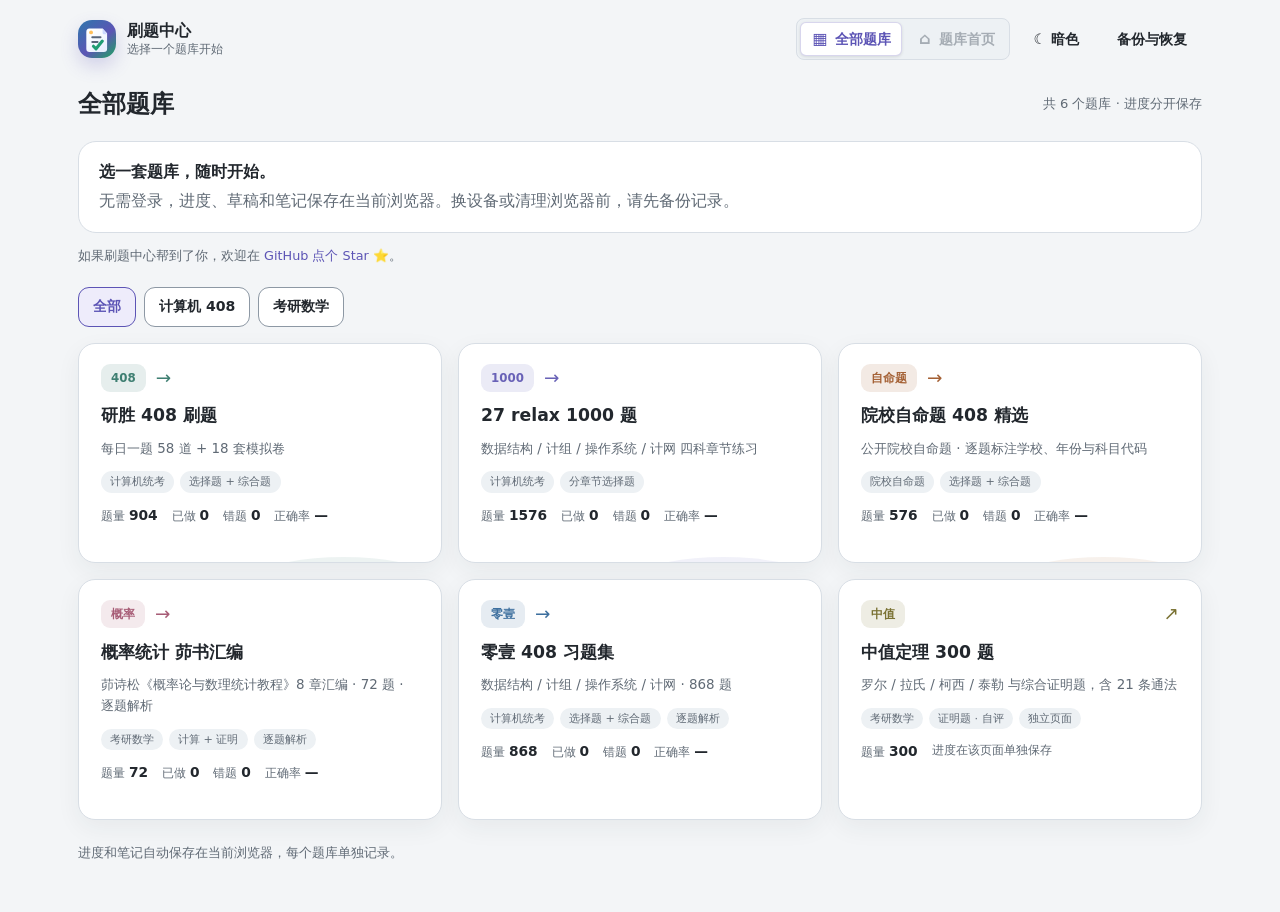
<file: index.html>
<!DOCTYPE html>
<html lang="zh-CN">
  <head>
    <meta charset="UTF-8" />
    <meta name="viewport" content="width=device-width, initial-scale=1" />
    <meta name="color-scheme" content="light dark" />
    <meta name="theme-color" content="#f3f5f7" id="theme-color" />
    <link rel="icon" type="image/svg+xml" href="favicon.svg" />
    <title>刷题中心</title>
    <script>
      (() => {
        const themeKey = "quizhub_theme_v1";
        let savedTheme = "";
        try {
          savedTheme =
            localStorage.getItem(themeKey) ||
            localStorage.getItem("yansheng_daily_theme_v1") ||
            localStorage.getItem("relax1000_theme_v1") ||
            "";
        } catch (_) {}
        const systemTheme =
          window.matchMedia && window.matchMedia("(prefers-color-scheme: dark)").matches
            ? "dark"
            : "light";
        const theme = savedTheme === "dark" || savedTheme === "light" ? savedTheme : systemTheme;
        document.documentElement.dataset.theme = theme;
        document.documentElement.style.colorScheme = theme;
      })();
    </script>
    <link rel="stylesheet" href="vendor/katex/katex.min.css" />
    <link rel="stylesheet" href="style.css" />
  </head>
  <body>
    <div class="app">
      <header class="topbar">
        <div class="brand">
          <span class="brand-mark" aria-hidden="true">
            <img src="favicon.svg" alt="" />
          </span>
          <div class="brand-copy">
            <h1 id="brand-title">刷题中心</h1>
            <span id="brand-sub">选择一个题库开始</span>
          </div>
        </div>
        <div class="top-actions">
          <nav class="location-nav" aria-label="主要页面">
            <button
              type="button"
              class="btn location-nav-btn is-current"
              id="btn-banks"
              aria-current="page"
            >
              <span class="location-nav-icon" aria-hidden="true">▦</span>
              <span>全部题库</span>
            </button>
            <button
              type="button"
              class="btn location-nav-btn"
              id="btn-home"
              aria-label="题库首页，先选择一个题库"
              title="先选择一个题库"
              disabled
            >
              <span class="location-nav-icon" aria-hidden="true">⌂</span>
              <span>题库首页</span>
            </button>
          </nav>
          <button type="button" class="btn btn-ghost" id="btn-theme" aria-pressed="false">
            ☾ 暗色
          </button>
          <button type="button" class="btn btn-ghost" id="btn-backup">备份与恢复</button>
          <button type="button" class="btn btn-ghost hidden" id="btn-reset" title="清空当前题库的本地进度">
            清空进度
          </button>
        </div>
      </header>

      <main id="main-content">
        <div
          class="storage-warning"
          id="storage-warning"
          hidden
          role="status"
          aria-live="polite"
          aria-atomic="true"
        ></div>

        <!-- 题库选择 -->
        <section id="view-banks" aria-labelledby="banks-title">
          <div class="page-title">
            <h2 id="banks-title" tabindex="-1">全部题库</h2>
            <span class="page-title-note" id="banks-note"></span>
          </div>
          <div class="welcome-guide">
            <p><strong>选一套题库，随时开始。</strong>无需登录，进度、草稿和笔记保存在当前浏览器。换设备或清理浏览器前，请先备份记录。</p>
            <button type="button" class="btn btn-primary" id="btn-resume-bank" hidden>继续上次</button>
          </div>
          <p class="bank-tip star-request">
            如果刷题中心帮到了你，欢迎在
            <a href="https://github.com/Hokkaidoooo/quiz-hub" target="_blank" rel="noopener noreferrer">GitHub 点个 Star ⭐</a>。
          </p>
          <div class="bank-filters" id="bank-filters" role="group" aria-label="按学科选择题库">
            <button type="button" class="btn" data-bank-filter="all" aria-pressed="true">全部</button>
            <button type="button" class="btn" data-bank-filter="computer" aria-pressed="false">计算机 408</button>
            <button type="button" class="btn" data-bank-filter="math" aria-pressed="false">考研数学</button>
          </div>
          <div class="bank-load-error" id="bank-load-error" hidden role="status">
            <span>题库未能载入，可以重试或选择其他题库。</span>
            <button type="button" class="btn" id="btn-retry-load">重试载入</button>
          </div>
          <div class="bank-grid" id="bank-grid"></div>
          <p class="bank-tip">
            进度和笔记自动保存在当前浏览器，每个题库单独记录。
          </p>
        </section>

        <!-- 题库首页 -->
        <section id="view-home" class="hidden" aria-labelledby="home-title">
          <h2 class="visually-hidden" id="home-title" tabindex="-1">做题首页</h2>
          <div class="card home-hero">
            <div class="home-hero-copy">
              <span class="eyebrow">每日一句</span>
              <h2 id="home-greeting" class="quote-en">Talk is cheap. Show me the code.</h2>
              <p id="home-nudge" class="quote-zh">空谈无益，给我看代码。</p>
              <p id="home-quote-author" class="quote-author">— Linus Torvalds</p>
            </div>
            <div class="home-hero-row">
              <div class="stat-row" id="home-stats"></div>
              <div class="home-actions">
                <button type="button" class="btn btn-primary" id="btn-continue">继续上次</button>
                <button type="button" class="btn" id="btn-wrong">错题本</button>
                <button type="button" class="btn" id="btn-notes">笔记本</button>
                <button type="button" class="btn hidden" id="btn-methods">通法库</button>
              </div>
            </div>
          </div>
          <section class="card accuracy-card" aria-labelledby="accuracy-title">
            <div class="accuracy-heading">
              <h2 id="accuracy-title">正确率汇总</h2>
              <p>按每题最新作答统计</p>
            </div>
            <div class="accuracy-summary" id="accuracy-summary"></div>
          </section>
          <div class="subject-grid" id="subject-grid"></div>
        </section>

        <!-- 章节列表 -->
        <section id="view-chapters" class="hidden" aria-labelledby="chapter-title">
          <div class="page-title">
            <h2 id="chapter-title" tabindex="-1">章节</h2>
            <button type="button" class="btn" id="btn-back-chapters">返回首页</button>
          </div>
          <div class="chapter-list" id="chapter-list"></div>
        </section>

        <!-- 通法库 -->
        <section id="view-methods" class="hidden" aria-labelledby="methods-title">
          <div class="page-title">
            <h2 id="methods-title" tabindex="-1">通法库</h2>
            <button type="button" class="btn" id="btn-back-methods">返回首页</button>
          </div>
          <div class="method-filter" id="method-filter" role="group" aria-label="按类别筛选通法"></div>
          <div class="method-list" id="method-list"></div>
        </section>

        <!-- 做题 -->
        <section id="view-quiz" class="hidden" aria-labelledby="quiz-title">
          <h2 class="visually-hidden" id="quiz-title" tabindex="-1">答题</h2>
          <div class="quiz-header">
            <div class="quiz-meta-row">
              <div class="quiz-meta" id="quiz-meta"></div>
              <button type="button" class="btn btn-ghost hidden" id="btn-back-to-chapters">
                返回章节
              </button>
            </div>
            <div class="quiz-progress">
              <div class="progress-bar" id="quiz-progress-bar">
                <i
                  id="quiz-progress-fill"
                  role="progressbar"
                  aria-label="做题进度"
                  aria-valuemin="0"
                  aria-valuemax="100"
                  aria-valuenow="0"
                ></i>
              </div>
              <div class="quiz-progress-text" id="quiz-progress-text"></div>
            </div>
            <div class="quiz-source hidden" id="quiz-source"></div>
            <div class="question-links">
              <button type="button" class="btn btn-ghost" id="btn-copy-link">复制题目链接</button>
              <button type="button" class="btn btn-ghost" id="btn-report">题目纠错</button>
            </div>
          </div>

          <div class="card quiz-card">
            <div class="question-guide">
              <span id="question-guide-text">选出最合适的一项</span>
              <span class="question-guide-tools">
                <span class="shortcut-hint" aria-hidden="true">键盘 A–E 也可作答</span>
                <button type="button" class="btn btn-ghost btn-ai" id="btn-ai">AI 讲解</button>
              </span>
            </div>
            <div class="stem" id="stem"></div>
            <div class="method-hint hidden" id="method-hint"></div>
            <div class="options" id="options"></div>
            <div
              class="feedback hidden"
              id="feedback"
              role="status"
              aria-live="polite"
              aria-atomic="true"
            ></div>
            <div class="post-answer hidden" id="post-answer">
              <span id="post-answer-hint">理解以后再继续，记得更牢。</span>
              <button type="button" class="btn btn-primary" id="btn-next-answer">
                下一题 <span aria-hidden="true">→</span>
              </button>
            </div>
            <div
              class="explanation hidden"
              id="explanation"
              role="region"
              aria-labelledby="explanation-title"
            >
              <div class="explanation-heading">
                <div>
                  <span class="section-kicker">答案拆解</span>
                  <h4 id="explanation-title">解析</h4>
                </div>
                <div class="explanation-tools">
                  <span class="explanation-meta" id="explanation-meta"></span>
                  <button
                    type="button"
                    class="btn btn-ghost hidden"
                    id="btn-explanation-toggle"
                    aria-controls="explanation-body"
                    aria-expanded="true"
                  >
                    收起解析
                  </button>
                </div>
              </div>
              <div class="explanation-preview hidden" id="explanation-preview"></div>
              <div class="body" id="explanation-body"></div>
            </div>
            <div class="note-panel hidden" id="note-panel" aria-labelledby="note-heading">
              <div class="note-header">
                <h4 id="note-heading">我的笔记</h4>
                <button
                  type="button"
                  class="btn btn-ghost"
                  id="btn-note-toggle"
                  aria-controls="note-body"
                  aria-expanded="false"
                >
                  写笔记
                </button>
              </div>
              <div class="note-snippet hidden" id="note-snippet"></div>
              <div class="note-body hidden" id="note-body">
                <div class="note-tabs" role="tablist" aria-label="笔记编辑与预览">
                  <button
                    type="button"
                    class="note-tab active"
                    id="btn-note-edit"
                    role="tab"
                    aria-selected="true"
                    aria-controls="note-edit-panel"
                    tabindex="0"
                  >
                    编辑
                  </button>
                  <button
                    type="button"
                    class="note-tab"
                    id="btn-note-preview-tab"
                    role="tab"
                    aria-selected="false"
                    aria-controls="note-preview"
                    tabindex="-1"
                  >
                    预览
                  </button>
                </div>
                <div id="note-edit-panel" role="tabpanel" aria-labelledby="btn-note-edit">
                  <label class="visually-hidden" for="note-input">笔记内容</label>
                  <textarea
                    id="note-input"
                    class="note-input"
                    rows="7"
                    maxlength="10000"
                    placeholder="可选：记录易错点、推导或总结…&#10;支持 Markdown 与公式，例如 **重点**、$O(n)$、$$\sum_{i=1}^{n} i$$"
                    spellcheck="true"
                  ></textarea>
                </div>
                <div
                  id="note-preview"
                  class="note-preview hidden"
                  role="tabpanel"
                  aria-labelledby="btn-note-preview-tab"
                  aria-live="polite"
                ></div>
                <div class="note-toolbar">
                  <span
                    class="note-hint"
                    id="note-status"
                    role="status"
                    aria-live="polite"
                    aria-atomic="true"
                    >自动保存 · Markdown / $公式$</span
                  >
                  <button type="button" class="btn btn-ghost" id="btn-note-clear">清空</button>
                </div>
              </div>
            </div>
            <div class="quiz-footer">
              <button type="button" class="btn" id="btn-prev" aria-keyshortcuts="P ArrowLeft">
                上一题
              </button>
              <button type="button" class="btn btn-primary" id="btn-next" aria-keyshortcuts="N ArrowRight">
                下一题
              </button>
              <button type="button" class="btn hidden" id="btn-retry" title="清除本题作答并重新选择">
                重做本题
              </button>
              <div class="spacer"></div>
              <div class="jump-box">
                <label for="jump-input">跳转</label>
                <input type="number" id="jump-input" min="1" />
                <button type="button" class="btn" id="btn-jump">前往</button>
              </div>
            </div>
          </div>
        </section>
      </main>
    </div>

    <!-- AI 讲解 -->
    <div class="ai-overlay" id="ai-overlay" hidden></div>
    <aside class="ai-panel" id="ai-panel" aria-labelledby="ai-panel-title" aria-hidden="true" hidden>
      <header class="ai-panel-head">
        <div>
          <h2 id="ai-panel-title">AI 讲解</h2>
          <p class="ai-panel-sub" id="ai-question-label">未选择题目</p>
        </div>
        <div class="ai-head-actions">
          <button type="button" class="btn btn-ghost" id="btn-ai-settings">设置</button>
          <button type="button" class="btn btn-ghost" id="btn-ai-clear">清空对话</button>
          <button type="button" class="btn btn-ghost" id="btn-ai-close" aria-label="关闭 AI 讲解">✕</button>
        </div>
      </header>
      <div class="ai-error hidden" id="ai-error" role="alert"></div>
      <div class="ai-messages" id="ai-messages" role="log" aria-live="polite"></div>
      <form class="ai-composer" id="ai-composer">
        <label class="visually-hidden" for="ai-input">向 AI 提问</label>
        <textarea
          id="ai-input"
          rows="2"
          maxlength="4000"
          placeholder="就这道题提问，例如：为什么要这样构造辅助函数？"
        ></textarea>
        <div class="ai-composer-row">
          <span class="ai-composer-status" id="ai-status">本题上下文已就绪</span>
          <button type="submit" class="btn btn-primary" id="btn-ai-send">发送</button>
        </div>
      </form>
    </aside>

    <div class="ai-settings" id="ai-settings" hidden role="dialog" aria-modal="true" aria-labelledby="ai-settings-title">
      <form class="ai-settings-card" id="ai-settings-form">
        <h3 id="ai-settings-title">AI 接口设置</h3>
        <p class="ai-settings-note">
          填服务商地址和 API Key，点「获取模型」再从列表里挑一个就能用。Key 只存在这台电脑的浏览器里。
        </p>

        <div class="ai-field">
          <span class="ai-field-label">
            <label for="ai-base-url">① 服务商地址</label>
            <span class="ai-field-hint">通常以 /v1 结尾</span>
          </span>
          <input
            type="text"
            id="ai-base-url"
            list="ai-baseurl-presets"
            placeholder="https://api.deepseek.com/v1"
            autocomplete="off"
            spellcheck="false"
          />
          <datalist id="ai-baseurl-presets">
            <option value="https://api.deepseek.com/v1">DeepSeek</option>
            <option value="https://api.siliconflow.cn/v1">硅基流动</option>
            <option value="https://api.openai.com/v1">OpenAI</option>
            <option value="https://open.bigmodel.cn/api/paas/v4">智谱 GLM</option>
            <option value="https://dashscope.aliyuncs.com/compatible-mode/v1">通义千问</option>
            <option value="https://ark.cn-beijing.volces.com/api/v3">豆包 / 火山方舟</option>
            <option value="http://127.0.0.1:11434/v1">Ollama 本机</option>
          </datalist>
        </div>

        <div class="ai-field">
          <span class="ai-field-label">
            <label for="ai-api-key">② API Key</label>
            <button type="button" class="ai-link-btn" id="btn-ai-key-visible">显示</button>
          </span>
          <input
            type="password"
            id="ai-api-key"
            placeholder="sk-…"
            autocomplete="off"
            spellcheck="false"
          />
        </div>

        <div class="ai-field">
          <span class="ai-field-label">
            <label for="ai-model-picker">③ 模型</label>
            <span class="ai-field-hint" id="ai-model-hint">先填好上面两项</span>
          </span>
          <div class="ai-model-row">
            <select id="ai-model-picker" disabled>
              <option value="">尚未获取模型列表</option>
            </select>
            <button type="button" class="btn" id="btn-ai-models">获取模型</button>
          </div>
          <input
            type="search"
            id="ai-model-filter"
            class="ai-model-filter hidden"
            placeholder="筛选模型，例如 deepseek"
            autocomplete="off"
            spellcheck="false"
          />
          <label class="ai-model-manual">
            <span>实际使用</span>
            <input
              type="text"
              id="ai-model"
              placeholder="模型名，也可以手动填"
              autocomplete="off"
              spellcheck="false"
            />
          </label>
        </div>

        <div class="ai-field ai-prompt-field">
          <span class="ai-field-label">
            <label for="ai-system-prompt">④ 系统提示词（可选）</label>
            <span class="ai-field-hint">保留当前题目上下文</span>
          </span>
          <textarea
            id="ai-system-prompt"
            rows="6"
            placeholder="例如：先分析我的思路，再给下一步提示。"
            spellcheck="true"
          ></textarea>
        </div>

        <label class="ai-check">
          <input type="checkbox" id="ai-remember-key" />
          <span>把 Key 记在这台电脑（不勾选则只在本次浏览器会话有效）</span>
        </label>
        <div class="ai-settings-status" id="ai-settings-status"></div>
        <div class="ai-settings-actions">
          <button type="button" class="btn" id="btn-ai-test">测试对话</button>
          <div class="spacer"></div>
          <button type="button" class="btn" id="btn-ai-settings-cancel">取消</button>
          <button type="submit" class="btn btn-primary">保存</button>
        </div>
      </form>
    </div>

    <div class="toast" id="toast" role="status" aria-live="polite" aria-atomic="true"></div>

    <dialog class="utility-dialog" id="share-dialog" aria-labelledby="share-title">
      <h2 id="share-title">题目链接</h2>
      <p>浏览器未允许自动复制，请选中下方链接后复制。</p>
      <label class="visually-hidden" for="share-url">题目链接</label>
      <input id="share-url" type="text" readonly />
      <form method="dialog"><button class="btn" type="submit">关闭</button></form>
    </dialog>
    <dialog class="utility-dialog" id="report-dialog" aria-labelledby="report-title">
      <h2 id="report-title">题目纠错</h2>
      <p>反馈会带上题库、题号和链接。请在 GitHub 页面填写问题描述与依据后提交。</p>
      <label for="report-preview">将带入反馈的内容</label>
      <textarea id="report-preview" rows="8" readonly></textarea>
      <div class="utility-dialog-actions">
        <form method="dialog"><button class="btn" type="submit">取消</button></form>
        <a class="btn btn-primary" id="report-link" target="_blank" rel="noopener noreferrer">前往 GitHub 填写反馈</a>
      </div>
    </dialog>

    <script src="banks.js"></script>
    <script defer src="vendor/katex/katex.min.js"></script>
    <script defer src="vendor/katex/contrib/auto-render.min.js"></script>
    <script defer src="vendor/marked/marked.umd.js"></script>
    <script defer src="vendor/dompurify/purify.min.js"></script>
    <script defer src="record-schema.js"></script>
    <script defer src="storage.js"></script>
    <script defer src="ai-client.js"></script>
    <script defer src="ai.js"></script>
    <script defer src="backup.js"></script>
    <script defer src="app.js"></script>
  </body>
</html>
</file>
<file: style.css>
:root {
  color-scheme: light;
  --bg: #f3f5f7;
  --card: #ffffff;
  --card-strong: #ffffff;
  --text: #22272d;
  --muted: #606a75;
  --border: #d8dee5;
  --control-border: #8d98a4;
  --primary: #5c54b5;
  --primary-hover: #4b449b;
  --primary-soft: #eeecfb;
  --focus: #766ce0;
  --ok: #177a5a;
  --ok-soft: #e7f6ef;
  --ok-text: #0d6549;
  --bad: #b54848;
  --bad-soft: #fbeaea;
  --bad-text: #913737;
  --warn: #a8641a;
  --surface-subtle: #f6f8fa;
  --surface-hover: #f1f2fb;
  --surface-neutral: #edf1f4;
  --surface-track: #e4e8f1;
  --key-text: #414a54;
  --explanation-title: #2f363d;
  --explanation-text: #343b43;
  --warning-border: #d79b43;
  --warning-bg: #fff5dc;
  --warning-text: #754510;
  --image-error-border: #bf6262;
  --image-error-bg: #fff1f0;
  --image-error-text: #8f3232;
  --toast-bg: #242a30;
  --toast-text: #ffffff;
  --hero-start: #edf3fb;
  --hero-end: #fff4f0;
  --shadow: 0 1px 2px rgba(36, 43, 50, 0.05), 0 14px 38px rgba(36, 43, 50, 0.08);
  --shadow-soft: 0 8px 24px rgba(36, 43, 50, 0.06);
  --radius: 18px;
  --font: "Segoe UI", "PingFang SC", "Microsoft YaHei", system-ui, sans-serif;
  --mono: "Cascadia Code", "Consolas", monospace;
  --session-accent: var(--primary);
  --session-soft: var(--primary-soft);
}

.welcome-guide {
  display: flex;
  gap: 18px;
  align-items: center;
  justify-content: space-between;
  padding: 18px 20px;
  border: 1px solid var(--border);
  border-radius: var(--radius);
  background: var(--card);
  margin-bottom: 16px;
}
.welcome-guide p { margin: 0; color: var(--muted); }
.welcome-guide strong { color: var(--text); display: block; margin-bottom: 4px; }
.welcome-guide .btn { flex: 0 0 auto; }
.bank-filters, .question-links, .utility-dialog-actions { display: flex; flex-wrap: wrap; gap: 8px; }
.bank-filters { margin: 20px 0 16px; }
.bank-filters [aria-pressed="true"] { background: var(--primary-soft); color: var(--primary); border-color: var(--primary); }
.bank-load-error { margin: 14px 0; padding: 14px; background: var(--warning-bg); color: var(--warning-text); border-radius: 12px; }
.bank-load-error:not([hidden]) { display: flex; align-items: center; gap: 12px; justify-content: space-between; }
.question-links { justify-content: flex-end; margin: 8px 0 0; }
.question-links .btn { font-size: .8rem; min-height: 36px; }
.draft-status { margin: 8px 0 0; font-size: .8rem; color: var(--muted); }
.utility-dialog { width: min(560px, calc(100vw - 32px)); max-height: calc(100dvh - 48px); overflow: auto; padding: 24px; border: 1px solid var(--border); border-radius: 18px; color: var(--text); background: var(--card); box-shadow: var(--shadow); }
.utility-dialog::backdrop { background: rgba(15, 20, 30, .5); }
.utility-dialog h2 { margin-top: 0; font-size: 1.2rem; }
.utility-dialog p { color: var(--muted); }
.utility-dialog input, .utility-dialog textarea { width: 100%; color: var(--text); background: var(--surface-subtle); border: 1px solid var(--control-border); border-radius: 10px; padding: 12px; margin: 8px 0 16px; }
.utility-dialog-actions { justify-content: flex-end; }
.utility-dialog-actions form { margin: 0; }
@media (max-width: 560px) {
  .welcome-guide { align-items: stretch; flex-direction: column; padding: 16px; }
  .bank-load-error:not([hidden]) { align-items: stretch; flex-direction: column; }
  .question-links { justify-content: flex-start; }
}

html[data-theme="dark"] {
  color-scheme: dark;
  --bg: #15181b;
  --card: #202428;
  --card-strong: #272c31;
  --text: #eef2f5;
  --muted: #adb6bf;
  --border: #414950;
  --control-border: #707b85;
  --primary: #a59df1;
  --primary-hover: #b8b1ff;
  --primary-soft: #343248;
  --focus: #b0a8ff;
  --ok: #65cda5;
  --ok-soft: #203b31;
  --ok-text: #9de6c9;
  --bad: #f18a8a;
  --bad-soft: #442b2b;
  --bad-text: #ffb5b5;
  --warn: #e3ae63;
  --surface-subtle: #1b1f23;
  --surface-hover: #2c2b39;
  --surface-neutral: #30363c;
  --surface-track: #353346;
  --key-text: #d8dee4;
  --explanation-title: #eef2f5;
  --explanation-text: #dce2e7;
  --warning-border: #946a30;
  --warning-bg: #392f20;
  --warning-text: #f1d09d;
  --image-error-border: #a75d5d;
  --image-error-bg: #382727;
  --image-error-text: #ffb5b5;
  --toast-bg: #eef2f5;
  --toast-text: #22272d;
  --hero-start: #252d39;
  --hero-end: #382c2a;
  --shadow: 0 1px 2px rgba(0, 0, 0, 0.24), 0 18px 44px rgba(0, 0, 0, 0.25);
  --shadow-soft: 0 10px 26px rgba(0, 0, 0, 0.18);
}

* {
  box-sizing: border-box;
}

[hidden] { display: none !important; }

html {
  width: 100%;
  max-width: 100%;
  overflow-x: hidden;
  font-size: 16px;
}

html,
body {
  min-height: 100%;
  width: 100%;
  max-width: 100%;
  margin: 0;
  padding: 0;
  background: var(--bg);
  color: var(--text);
  font-family: var(--font);
  line-height: 1.55;
}

body {
  overflow-x: hidden;
  position: relative;
}

button,
input,
select,
textarea {
  font: inherit;
}

button {
  border: 0;
  cursor: pointer;
}

:where(button, input, textarea, [tabindex]):focus-visible {
  outline: 3px solid var(--focus);
  outline-offset: 3px;
}

a {
  color: var(--primary);
  text-decoration: none;
}

.app {
  width: min(100%, 1180px);
  min-width: 0;
  max-width: 100%;
  margin: 0 auto;
  padding: 18px 28px 48px;
}

.app > main,
.app > main > section,
.app > header {
  min-width: 0;
  max-width: 100%;
}

.topbar {
  display: flex;
  align-items: center;
  justify-content: space-between;
  gap: 12px 20px;
  margin-bottom: 26px;
}

.brand {
  display: flex;
  align-items: center;
  min-width: 0;
}

.brand-mark {
  display: inline-flex;
  align-items: center;
  justify-content: center;
  width: 38px;
  height: 38px;
  flex: 0 0 auto;
  margin-right: 11px;
  border-radius: 14px;
  background: var(--card);
  box-shadow: 0 8px 18px color-mix(in srgb, var(--primary) 22%, transparent);
  overflow: hidden;
}

.brand-mark img {
  display: block;
  width: 100%;
  height: 100%;
}

.brand-copy {
  min-width: 0;
}

.brand h1 {
  margin: 0;
  font-size: 1.02rem;
  font-weight: 760;
  letter-spacing: 0;
  line-height: 1.2;
}

.brand-copy > span {
  display: block;
  margin-top: 2px;
  color: var(--muted);
  font-size: 0.76rem;
  line-height: 1.25;
}

.top-actions {
  display: flex;
  align-items: center;
  flex-wrap: wrap;
  justify-content: flex-end;
  gap: 8px;
}

.top-actions .btn {
  min-width: 44px;
}

.location-nav {
  display: inline-flex;
  align-items: center;
  gap: 3px;
  padding: 3px;
  border: 1px solid var(--border);
  border-radius: 8px;
  background: var(--surface-neutral);
}

.location-nav .location-nav-btn {
  min-height: 34px;
  padding: 6px 10px;
  border-color: transparent;
  border-radius: 6px;
  background: transparent;
  color: var(--muted);
  box-shadow: none;
}

.location-nav .location-nav-btn:hover:not(:disabled):not(.is-current) {
  border-color: transparent;
  background: var(--surface-hover);
  color: var(--text);
  box-shadow: none;
}

.location-nav .location-nav-btn.is-current {
  border-color: color-mix(in srgb, var(--primary) 24%, transparent);
  background: var(--card-strong);
  color: var(--primary);
  box-shadow: 0 1px 3px color-mix(in srgb, var(--text) 12%, transparent);
}

.location-nav .location-nav-btn:disabled {
  border-color: transparent;
  background: transparent;
  color: var(--muted);
  opacity: 0.5;
}

.location-nav-icon {
  width: 1.1em;
  flex: 0 0 1.1em;
  font-size: 1rem;
  line-height: 1;
  text-align: center;
}

.btn {
  display: inline-flex;
  align-items: center;
  justify-content: center;
  gap: 6px;
  min-height: 40px;
  padding: 8px 14px;
  border: 1px solid var(--control-border);
  border-radius: 11px;
  background: var(--card-strong);
  color: var(--text);
  font-size: 0.88rem;
  font-weight: 650;
  line-height: 1.2;
  transition: transform 0.16s ease, border-color 0.16s ease, background 0.16s ease,
    box-shadow 0.16s ease;
}

.btn:hover {
  border-color: var(--primary);
  background: var(--surface-hover);
  box-shadow: 0 5px 14px color-mix(in srgb, var(--primary) 10%, transparent);
}

.btn:active {
  transform: translateY(1px);
}

.btn-primary {
  border-color: var(--primary);
  background: var(--primary);
  color: #fff;
}

html[data-theme="dark"] .btn-primary {
  color: #1e1d28;
}

.btn-primary:hover {
  border-color: var(--primary-hover);
  background: var(--primary-hover);
}

.btn-ghost {
  border-color: transparent;
  background: transparent;
}

.btn:disabled {
  opacity: 0.42;
  cursor: not-allowed;
  box-shadow: none;
}

.card {
  min-width: 0;
  max-width: 100%;
  padding: 22px 24px;
  border: 1px solid var(--border);
  border-radius: var(--radius);
  background: var(--card);
  box-shadow: var(--shadow-soft);
}

.hidden {
  display: none !important;
}

.visually-hidden {
  position: absolute;
  width: 1px;
  height: 1px;
  padding: 0;
  margin: -1px;
  overflow: hidden;
  clip: rect(0 0 0 0);
  white-space: nowrap;
  border: 0;
}

.storage-warning {
  margin-bottom: 18px;
  padding: 12px 16px;
  border: 1px solid var(--warning-border);
  border-radius: 12px;
  background: var(--warning-bg);
  color: var(--warning-text);
  font-size: 0.9rem;
}

/* Home */
.home-hero {
  display: grid;
  grid-template-columns: minmax(0, 0.9fr) minmax(0, 1.25fr);
  align-items: center;
  gap: 30px;
  min-height: 194px;
  margin-bottom: 16px;
  padding: 30px 34px;
  overflow: hidden;
  background: linear-gradient(135deg, var(--hero-start), var(--hero-end));
  box-shadow: var(--shadow);
}

.home-hero-copy {
  position: relative;
  z-index: 1;
}

.eyebrow,
.section-kicker,
.preview-label {
  display: block;
  color: var(--primary);
  font-size: 0.72rem;
  font-weight: 800;
  letter-spacing: 0;
  line-height: 1.2;
  text-transform: uppercase;
}

/* 英文为主体，中文为译注 */
.home-hero-copy h2,
.home-hero-copy .quote-en {
  max-width: 36rem;
  margin: 9px 0 8px;
  color: var(--text);
  font-size: 1.42rem;
  line-height: 1.32;
  letter-spacing: -0.01em;
  font-weight: 700;
  font-style: normal;
}

.home-hero-copy p,
.home-hero-copy .quote-zh {
  max-width: 34rem;
  margin: 0;
  color: var(--muted);
  font-size: 0.92rem;
  line-height: 1.45;
  font-style: normal;
  font-weight: 500;
}

.home-hero-copy .quote-author {
  margin-top: 10px;
  color: color-mix(in srgb, var(--muted) 88%, var(--primary));
  font-size: 0.78rem;
  font-style: normal;
  font-weight: 600;
}

.home-hero-row {
  display: flex;
  flex-direction: column;
  gap: 18px;
  min-width: 0;
}

.stat-row {
  display: flex;
  flex-wrap: wrap;
  gap: 8px;
  min-width: 0;
}

.stat-row > span {
  display: inline-flex;
  align-items: baseline;
  gap: 4px;
  padding: 6px 10px;
  border: 1px solid color-mix(in srgb, var(--border) 82%, transparent);
  border-radius: 999px;
  background: color-mix(in srgb, var(--card-strong) 74%, transparent);
  color: var(--muted);
  font-size: 0.78rem;
}

.stat-row strong {
  color: var(--text);
  font-size: 0.9rem;
}

.home-actions {
  display: grid;
  grid-template-columns: 1.35fr 1fr 1fr;
  gap: 9px;
  width: 100%;
}

.home-actions .btn {
  min-width: 0;
}

.accuracy-card {
  display: grid;
  grid-template-columns: minmax(8.5rem, 0.32fr) minmax(0, 1fr);
  gap: 22px;
  margin-bottom: 16px;
  padding: 20px 24px;
}

.accuracy-heading {
  align-self: center;
}

.accuracy-heading h2 {
  margin: 0 0 5px;
  font-size: 1rem;
  line-height: 1.2;
}

.accuracy-heading p {
  margin: 0;
  color: var(--muted);
  font-size: 0.76rem;
}

.accuracy-summary {
  display: grid;
  grid-template-columns: minmax(8rem, 0.32fr) minmax(0, 1fr);
  gap: 18px;
  min-width: 0;
}

.accuracy-overall {
  display: flex;
  flex-direction: column;
  justify-content: center;
  min-width: 0;
  padding: 12px 14px;
  border-radius: 13px;
  background: var(--primary-soft);
}

.accuracy-overall > span,
.accuracy-overall > small {
  color: var(--muted);
  font-size: 0.72rem;
}

.accuracy-overall > strong {
  margin: 2px 0;
  font-size: 1.55rem;
  line-height: 1.08;
}

.accuracy-subjects {
  display: grid;
  grid-template-columns: repeat(2, minmax(0, 1fr));
  gap: 10px 18px;
  align-content: center;
  min-width: 0;
}

.accuracy-item {
  min-width: 0;
}

.accuracy-item-head {
  display: flex;
  align-items: baseline;
  justify-content: space-between;
  gap: 8px;
  min-width: 0;
  font-size: 0.8rem;
}

.accuracy-item-head > span {
  overflow: hidden;
  text-overflow: ellipsis;
  white-space: nowrap;
}

.accuracy-detail {
  margin-top: 1px;
  color: var(--muted);
  font-size: 0.7rem;
}

.accuracy-bar,
.progress-bar {
  height: 6px;
  overflow: hidden;
  border-radius: 999px;
  background: var(--surface-track);
}

.accuracy-bar {
  margin-top: 5px;
}

.accuracy-bar > i,
.progress-bar > i {
  display: block;
  width: 0;
  height: 100%;
  max-width: 100%;
  border-radius: inherit;
  background: linear-gradient(90deg, color-mix(in srgb, var(--primary) 65%, #fff), var(--primary));
  transition: width 0.28s ease;
}

.subject-grid {
  display: grid;
  grid-template-columns: repeat(4, minmax(0, 1fr));
  gap: 14px;
  min-width: 0;
  margin-bottom: 18px;
}

.subject-card {
  --session-accent: var(--primary);
  position: relative;
  min-width: 0;
  min-height: 174px;
  padding: 19px 20px;
  overflow: hidden;
  border: 1px solid var(--border);
  border-radius: 17px;
  background: var(--card);
  color: var(--text);
  text-align: left;
  box-shadow: var(--shadow-soft);
  transition: transform 0.18s ease, border-color 0.18s ease, box-shadow 0.18s ease;
}

.subject-card::after {
  content: "";
  position: absolute;
  inset: auto -12% -58% 35%;
  height: 130px;
  border-radius: 50%;
  background: color-mix(in srgb, var(--session-accent) 9%, transparent);
  pointer-events: none;
}

.subject-card:hover {
  z-index: 1;
  border-color: var(--session-accent);
  box-shadow: 0 15px 32px color-mix(in srgb, var(--session-accent) 14%, transparent);
  transform: translateY(-3px);
}

.subject-card-heading {
  display: flex;
  align-items: center;
  justify-content: space-between;
  margin-bottom: 22px;
}

.subject-code {
  display: inline-flex;
  align-items: center;
  justify-content: center;
  min-width: 38px;
  height: 28px;
  padding: 0 9px;
  border-radius: 9px;
  background: color-mix(in srgb, var(--session-accent) 13%, transparent);
  color: var(--session-accent);
  font-size: 0.72rem;
  font-weight: 850;
  letter-spacing: 0;
}

.subject-arrow {
  color: var(--session-accent);
  font-size: 1.15rem;
  transition: transform 0.18s ease;
}

.subject-card:hover .subject-arrow {
  transform: translateX(3px);
}

.subject-card h3 {
  margin: 0 0 5px;
  font-size: 1rem;
  line-height: 1.25;
}

.subject-card .meta {
  display: flex;
  justify-content: space-between;
  gap: 8px;
  margin-bottom: 13px;
  color: var(--muted);
  font-size: 0.73rem;
}

.subject-card .progress-bar > i {
  background: var(--session-accent);
}

.subject-card[data-subject="ds"],
#view-quiz[data-subject="ds"],
#view-chapters[data-subject="ds"] {
  --session-accent: #3f7f72;
  --session-soft: #e6f1ed;
}

.subject-card[data-subject="co"],
#view-quiz[data-subject="co"],
#view-chapters[data-subject="co"] {
  --session-accent: #6962b7;
  --session-soft: #eeecfa;
}

.subject-card[data-subject="os"],
#view-quiz[data-subject="os"],
#view-chapters[data-subject="os"] {
  --session-accent: #a46034;
  --session-soft: #f8ece3;
}

.subject-card[data-subject="cn"],
#view-quiz[data-subject="cn"],
#view-chapters[data-subject="cn"] {
  --session-accent: #a75c76;
  --session-soft: #f7e9ee;
}

html[data-theme="dark"] .subject-card[data-subject="ds"],
html[data-theme="dark"] #view-quiz[data-subject="ds"],
html[data-theme="dark"] #view-chapters[data-subject="ds"] {
  --session-accent: #7cc3b2;
  --session-soft: #263b36;
}

html[data-theme="dark"] .subject-card[data-subject="co"],
html[data-theme="dark"] #view-quiz[data-subject="co"],
html[data-theme="dark"] #view-chapters[data-subject="co"] {
  --session-accent: #aaa4ef;
  --session-soft: #35334b;
}

html[data-theme="dark"] .subject-card[data-subject="os"],
html[data-theme="dark"] #view-quiz[data-subject="os"],
html[data-theme="dark"] #view-chapters[data-subject="os"] {
  --session-accent: #e4a274;
  --session-soft: #443329;
}

html[data-theme="dark"] .subject-card[data-subject="cn"],
html[data-theme="dark"] #view-quiz[data-subject="cn"],
html[data-theme="dark"] #view-chapters[data-subject="cn"] {
  --session-accent: #dc91aa;
  --session-soft: #412f36;
}

.subject-card[data-subject="daily"],
#view-quiz[data-subject="daily"],
#view-chapters[data-subject="daily"] {
  --session-accent: #386fa4;
  --session-soft: #e7f0f8;
}

.subject-card[data-subject^="mock-wangdao"],
#view-quiz[data-subject^="mock-wangdao"],
#view-chapters[data-subject^="mock-wangdao"] {
  --session-accent: #39766b;
  --session-soft: #e6f1ed;
}

.subject-card[data-subject^="mock-lingyi"],
#view-quiz[data-subject^="mock-lingyi"],
#view-chapters[data-subject^="mock-lingyi"] {
  --session-accent: #a2573d;
  --session-soft: #f7ebe5;
}

.subject-card[data-subject^="mock-jingcheng"],
#view-quiz[data-subject^="mock-jingcheng"],
#view-chapters[data-subject^="mock-jingcheng"] {
  --session-accent: #765f96;
  --session-soft: #efebf5;
}

html[data-theme="dark"] .subject-card[data-subject="daily"],
html[data-theme="dark"] #view-quiz[data-subject="daily"],
html[data-theme="dark"] #view-chapters[data-subject="daily"] {
  --session-accent: #83b7e5;
  --session-soft: #293b4c;
}

html[data-theme="dark"] .subject-card[data-subject^="mock-wangdao"],
html[data-theme="dark"] #view-quiz[data-subject^="mock-wangdao"],
html[data-theme="dark"] #view-chapters[data-subject^="mock-wangdao"] {
  --session-accent: #79bfaf;
  --session-soft: #283c37;
}

html[data-theme="dark"] .subject-card[data-subject^="mock-lingyi"],
html[data-theme="dark"] #view-quiz[data-subject^="mock-lingyi"],
html[data-theme="dark"] #view-chapters[data-subject^="mock-lingyi"] {
  --session-accent: #df9b7f;
  --session-soft: #44332d;
}

html[data-theme="dark"] .subject-card[data-subject^="mock-jingcheng"],
html[data-theme="dark"] #view-quiz[data-subject^="mock-jingcheng"],
html[data-theme="dark"] #view-chapters[data-subject^="mock-jingcheng"] {
  --session-accent: #b9a2d8;
  --session-soft: #393348;
}

/* Chapters */
#view-chapters {
  width: min(100%, 900px);
  margin: 0 auto;
}

.page-title {
  display: flex;
  align-items: center;
  justify-content: space-between;
  gap: 16px;
  margin-bottom: 18px;
}

.page-title h2 {
  margin: 0;
  font-size: 1.5rem;
  letter-spacing: 0;
}

.chapter-list {
  display: flex;
  flex-direction: column;
  gap: 10px;
}

.chapter-item {
  display: flex;
  align-items: center;
  justify-content: space-between;
  gap: 18px;
  width: 100%;
  min-height: 74px;
  padding: 15px 18px;
  border: 1px solid var(--border);
  border-radius: 15px;
  background: var(--card);
  color: var(--text);
  text-align: left;
  box-shadow: 0 5px 16px rgba(55, 47, 34, 0.035);
  transition: transform 0.16s ease, border-color 0.16s ease, background 0.16s ease;
}

.chapter-item:hover:not(:disabled) {
  border-color: var(--session-accent);
  background: color-mix(in srgb, var(--session-soft) 52%, var(--card));
  transform: translateX(3px);
}

.chapter-item:disabled {
  opacity: 0.48;
  cursor: not-allowed;
  box-shadow: none;
}

.chapter-item[data-subject="ds"] {
  --session-accent: #3f7f72;
  --session-soft: #e6f1ed;
}

.chapter-item[data-subject="co"] {
  --session-accent: #6962b7;
  --session-soft: #eeecfa;
}

.chapter-item[data-subject="os"] {
  --session-accent: #a46034;
  --session-soft: #f8ece3;
}

.chapter-item[data-subject="cn"] {
  --session-accent: #a75c76;
  --session-soft: #f7e9ee;
}

html[data-theme="dark"] .chapter-item[data-subject="ds"] {
  --session-accent: #7cc3b2;
  --session-soft: #263b36;
}

html[data-theme="dark"] .chapter-item[data-subject="co"] {
  --session-accent: #aaa4ef;
  --session-soft: #35334b;
}

html[data-theme="dark"] .chapter-item[data-subject="os"] {
  --session-accent: #e4a274;
  --session-soft: #443329;
}

html[data-theme="dark"] .chapter-item[data-subject="cn"] {
  --session-accent: #dc91aa;
  --session-soft: #412f36;
}

.chapter-item .left {
  min-width: 0;
}

.chapter-item .name {
  font-weight: 720;
}

.chapter-item .sub {
  margin-top: 3px;
  color: var(--muted);
  font-size: 0.82rem;
}

.badge {
  display: inline-flex;
  align-items: center;
  flex: 0 0 auto;
  min-height: 28px;
  padding: 3px 10px;
  border-radius: 999px;
  background: var(--session-soft);
  color: var(--session-accent);
  font-size: 0.75rem;
  font-weight: 750;
  white-space: nowrap;
}

/* Quiz */
#view-quiz {
  width: min(100%, 940px);
  margin: 0 auto;
}

body[data-view="quiz"] #btn-reset {
  display: none;
}

.quiz-header {
  display: grid;
  grid-template-columns: minmax(0, 1fr) minmax(220px, 0.58fr);
  align-items: end;
  gap: 14px 24px;
  margin: 0 5px 14px;
}

.quiz-meta-row {
  display: flex;
  align-items: center;
  flex-wrap: wrap;
  gap: 8px 12px;
  min-width: 0;
}

.quiz-meta {
  display: flex;
  align-items: center;
  gap: 7px;
  min-width: 0;
  color: var(--muted);
  font-size: 0.83rem;
}

.quiz-meta strong {
  color: var(--text);
}

.quiz-source {
  grid-column: 1 / -1;
  min-width: 0;
  color: var(--muted);
  font-size: 0.83rem;
  line-height: 1.6;
  overflow-wrap: anywhere;
}

.quiz-subject-mark {
  width: 9px;
  height: 9px;
  flex: 0 0 auto;
  border-radius: 50%;
  background: var(--session-accent);
  box-shadow: 0 0 0 4px color-mix(in srgb, var(--session-accent) 13%, transparent);
}

.quiz-meta-separator {
  color: var(--border);
}

.quiz-progress {
  min-width: 0;
}

.quiz-progress .progress-bar > i {
  background: linear-gradient(90deg, color-mix(in srgb, var(--session-accent) 68%, #fff), var(--session-accent));
}

.quiz-progress-text {
  margin-top: 5px;
  color: var(--muted);
  font-size: 0.75rem;
  font-variant-numeric: tabular-nums;
  text-align: right;
}

.quiz-card {
  padding: 28px 32px 24px;
  border-color: color-mix(in srgb, var(--session-accent) 20%, var(--border));
  box-shadow: var(--shadow);
}

.question-guide {
  display: flex;
  align-items: center;
  justify-content: space-between;
  gap: 14px;
  margin-bottom: 14px;
  color: var(--session-accent);
  font-size: 0.75rem;
  font-weight: 760;
  letter-spacing: 0;
}

.shortcut-hint {
  color: var(--muted);
  font-size: 0.7rem;
  font-weight: 500;
  letter-spacing: 0;
}

.stem {
  width: 100%;
  max-width: 76ch;
  min-width: 0;
  margin: 0 0 22px;
  overflow-x: auto;
  color: var(--text);
  font-size: 1.08rem;
  font-weight: 520;
  line-height: 1.72;
  overflow-wrap: anywhere;
  white-space: pre-wrap;
  word-break: break-word;
}

.stem img,
.explanation img {
  display: block;
  max-width: 100%;
  height: auto;
  margin: 16px 0;
  border: 1px solid var(--border);
  border-radius: 12px;
  background: #fff;
}

.content-code {
  max-width: 100%;
  margin: 14px 0;
  padding: 14px 16px;
  overflow: auto;
  border: 1px solid var(--border);
  border-radius: 8px;
  background: #20262d;
  color: #edf2f7;
  font-family: var(--mono);
  font-size: 0.88rem;
  font-weight: 500;
  line-height: 1.6;
  white-space: pre;
}

.content-code code {
  font: inherit;
}

.options {
  display: flex;
  flex-direction: column;
  gap: 14px;
}

.subjective-response {
  display: grid;
  gap: 10px;
  min-width: 0;
}

.subjective-response-heading {
  color: var(--session-accent);
  font-size: 0.82rem;
  font-weight: 800;
}

.subjective-input {
  width: 100%;
  min-height: 190px;
  resize: vertical;
  padding: 14px 15px;
  border: 1.5px solid var(--control-border);
  border-radius: 10px;
  outline: none;
  background: var(--card-strong);
  color: var(--text);
  font: inherit;
  font-size: 0.96rem;
  line-height: 1.65;
}

.subjective-input:focus {
  border-color: var(--session-accent);
  box-shadow: 0 0 0 3px color-mix(in srgb, var(--session-accent) 14%, transparent);
}

.subjective-actions {
  display: flex;
  justify-content: flex-end;
}

.subjective-response-saved {
  min-height: 88px;
  padding: 14px 15px;
  border: 1px solid var(--border);
  border-radius: 8px;
  background: var(--surface-subtle);
  line-height: 1.7;
  overflow-wrap: anywhere;
  white-space: pre-wrap;
}

.subjective-empty {
  color: var(--muted);
}

.option-group {
  display: grid;
  gap: 10px;
  min-width: 0;
}

.option-group + .option-group {
  margin-top: 10px;
  padding-top: 18px;
  border-top: 1px dashed var(--border);
}

.option-group-label {
  margin-bottom: 1px;
  color: var(--session-accent);
  font-size: 0.8rem;
  font-weight: 800;
}

.option {
  display: flex;
  align-items: center;
  gap: 13px;
  width: 100%;
  min-width: 0;
  min-height: 58px;
  padding: 11px 14px;
  border: 1.5px solid var(--control-border);
  border-radius: 14px;
  background: var(--card-strong);
  color: var(--text);
  font-size: 0.97rem;
  line-height: 1.55;
  text-align: left;
  transition: transform 0.14s ease, border-color 0.14s ease, background 0.14s ease,
    box-shadow 0.14s ease;
}

.option:hover:not(:disabled) {
  border-color: var(--session-accent);
  background: color-mix(in srgb, var(--session-soft) 42%, var(--card-strong));
  box-shadow: 0 7px 18px color-mix(in srgb, var(--session-accent) 9%, transparent);
  transform: translateY(-1px);
}

.option .key {
  display: inline-flex;
  align-items: center;
  justify-content: center;
  width: 34px;
  height: 34px;
  flex: 0 0 auto;
  border-radius: 11px;
  background: var(--surface-neutral);
  color: var(--key-text);
  font-size: 0.84rem;
  font-weight: 820;
}

.option .text {
  flex: 1;
  min-width: 0;
  max-width: 78ch;
  overflow-wrap: anywhere;
  white-space: pre-wrap;
  word-break: break-word;
}

.option .text img {
  display: block;
  max-width: 100%;
  height: auto;
  margin: 7px 0;
  border: 1px solid var(--border);
  border-radius: 9px;
  background: #fff;
}

.option-state {
  display: inline-flex;
  align-items: center;
  flex: 0 0 auto;
  min-height: 25px;
  padding: 3px 8px;
  border-radius: 999px;
  font-size: 0.68rem;
  font-weight: 800;
  white-space: nowrap;
}

.option.selected {
  border-color: var(--session-accent);
  background: var(--session-soft);
}

.option.correct {
  border-color: var(--ok);
  background: var(--ok-soft);
}

.option.correct .key,
.option.correct .option-state {
  background: var(--ok);
  color: #fff;
}

.option.wrong {
  border-color: var(--bad);
  background: var(--bad-soft);
}

.option.wrong .key,
.option.wrong .option-state {
  background: var(--bad);
  color: #fff;
}

.option:disabled {
  cursor: default;
}

.feedback {
  display: flex;
  align-items: center;
  gap: 12px;
  margin-top: 20px;
  padding: 15px 16px;
  border: 1px solid transparent;
  border-radius: 14px;
}

.feedback.ok {
  border-color: color-mix(in srgb, var(--ok) 50%, transparent);
  background: var(--ok-soft);
  color: var(--ok-text);
}

.feedback.bad {
  border-color: color-mix(in srgb, var(--bad) 50%, transparent);
  background: var(--bad-soft);
  color: var(--bad-text);
}

.feedback.neutral {
  border-color: var(--control-border);
  background: var(--surface-neutral);
  color: var(--text);
}

.feedback-icon {
  display: inline-flex;
  align-items: center;
  justify-content: center;
  width: 34px;
  height: 34px;
  flex: 0 0 auto;
  border: 2px solid currentColor;
  border-radius: 50%;
  font-size: 1.1rem;
  font-weight: 850;
  line-height: 1;
}

.feedback-copy {
  display: flex;
  flex-direction: column;
  min-width: 0;
}

.feedback-copy strong {
  font-size: 0.96rem;
}

.feedback-copy > span {
  margin-top: 1px;
  font-size: 0.8rem;
  opacity: 0.9;
}

.feedback.subjective {
  flex-wrap: wrap;
}

.subjective-review-actions {
  display: flex;
  gap: 8px;
  margin-left: auto;
}

.subjective-review-actions .btn {
  min-height: 38px;
  padding: 7px 12px;
}

.subjective-review-actions .btn.active {
  border-color: var(--session-accent);
  background: var(--session-accent);
  color: #fff;
}

.post-answer {
  display: flex;
  align-items: center;
  justify-content: space-between;
  gap: 16px;
  margin-top: 11px;
  padding: 10px 0 3px;
}

.post-answer > span {
  color: var(--muted);
  font-size: 0.78rem;
}

.post-answer .btn {
  min-width: 116px;
  border-color: var(--session-accent);
  background: var(--session-accent);
}

html[data-theme="dark"] .post-answer .btn {
  color: #1e211f;
}

.explanation {
  min-width: 0;
  max-width: 100%;
  margin-top: 18px;
  padding: 22px 24px 24px;
  border: 1px solid color-mix(in srgb, var(--session-accent) 28%, var(--border));
  border-radius: 16px;
  background: color-mix(in srgb, var(--session-soft) 40%, var(--surface-subtle));
}

.explanation-heading {
  display: flex;
  align-items: center;
  justify-content: space-between;
  gap: 16px;
  margin-bottom: 16px;
}

.explanation h4 {
  margin: 4px 0 0;
  color: var(--explanation-title);
  font-size: 1.08rem;
  line-height: 1.2;
}

.section-kicker {
  color: var(--session-accent);
  font-size: 0.65rem;
}

.explanation-tools {
  display: flex;
  align-items: center;
  justify-content: flex-end;
  flex-wrap: wrap;
  gap: 8px 10px;
}

.explanation-meta {
  color: var(--muted);
  font-size: 0.73rem;
  white-space: nowrap;
}

.explanation-tools .btn {
  min-height: 34px;
  padding: 6px 10px;
  border-color: var(--control-border);
  font-size: 0.76rem;
}

.explanation-preview {
  width: 100%;
  max-width: 72ch;
  color: var(--explanation-text);
}

.explanation-preview {
  padding: 17px 18px;
  border: 1px solid color-mix(in srgb, var(--session-accent) 24%, var(--border));
  border-radius: 13px;
  background: var(--card-strong);
}

.preview-label {
  margin-bottom: 11px;
  color: var(--session-accent);
  font-size: 0.65rem;
}

.answer-summary-list {
  display: grid;
  gap: 9px;
}

.answer-summary-row {
  display: flex;
  align-items: flex-start;
  gap: 10px;
}

.answer-summary-key {
  display: inline-flex;
  align-items: center;
  justify-content: center;
  width: 28px;
  height: 28px;
  flex: 0 0 auto;
  border-radius: 9px;
  background: var(--session-accent);
  color: #fff;
  font-size: 0.76rem;
  font-weight: 850;
}

html[data-theme="dark"] .answer-summary-key {
  color: #1f211f;
}

.answer-summary-copy {
  display: flex;
  flex-direction: column;
  min-width: 0;
  padding-top: 2px;
  font-size: 0.9rem;
  line-height: 1.6;
}

.answer-summary-copy strong {
  margin-bottom: 2px;
  color: var(--session-accent);
  font-size: 0.72rem;
}

.preview-prompt {
  margin: 12px 0 0;
  color: var(--muted);
  font-size: 0.76rem;
}

.explanation .body {
  width: 100%;
  max-width: 100%;
  min-width: 0;
  overflow-x: auto;
  color: var(--explanation-text);
  font-size: 1rem;
  line-height: 1.78;
  overflow-wrap: anywhere;
  word-break: break-word;
}

.explanation-block {
  max-width: 72ch;
  margin: 0 0 1.05em;
}

.explanation-block:last-child {
  margin-bottom: 0;
}

.explanation-subheading {
  max-width: 72ch;
  margin: 1.35em 0 0.55em;
  color: var(--explanation-title);
  font-size: 1rem;
  line-height: 1.45;
}

.explanation-subheading:first-child {
  margin-top: 0;
}

.explanation-list {
  max-width: 72ch;
  margin: 0.25em 0 1.15em;
  padding-left: 1.45em;
}

.explanation-list li {
  margin: 0.38em 0;
  padding-left: 0.15em;
}

.explanation-media-block {
  width: 100%;
  max-width: 100%;
  margin: 1em 0 1.2em;
}

.explanation-media-block .table-scroll,
.explanation-media-block > img {
  margin-block: 0;
}

.explanation-lead {
  color: var(--explanation-title);
  font-weight: 800;
}

.explanation-empty {
  margin: 0;
  color: var(--muted);
  font-style: italic;
}

.stem table,
.explanation table {
  width: max-content;
  max-width: none;
  margin: 0;
  border-collapse: collapse;
  font-size: 0.88rem;
  line-height: 1.5;
}

.table-scroll {
  position: relative;
  width: fit-content;
  max-width: 100%;
  margin: 14px 0;
  overflow-x: auto;
  overscroll-behavior-inline: contain;
  border: 1px solid var(--border);
  border-radius: 11px;
  background: var(--card-strong);
  scrollbar-color: var(--session-accent) var(--surface-neutral);
  scrollbar-width: thin;
}

.table-scroll.is-scrollable::before {
  content: "表格较宽，左右滑动查看";
  position: sticky;
  left: 0;
  display: block;
  width: fit-content;
  padding: 5px 9px;
  border-bottom: 1px solid var(--border);
  border-right: 1px solid var(--border);
  border-bottom-right-radius: 8px;
  background: var(--session-soft);
  color: var(--session-accent);
  font-size: 0.68rem;
  font-weight: 750;
  line-height: 1.25;
}

.stem td,
.stem th,
.explanation td,
.explanation th {
  padding: 7px 10px;
  border: 1px solid var(--border);
  text-align: left;
}

.stem tr:nth-child(even),
.explanation tr:nth-child(even) {
  background: color-mix(in srgb, var(--session-soft) 34%, transparent);
}

/* Notes */
.note-panel {
  margin-top: 18px;
  padding: 18px 20px;
  border: 1px solid var(--border);
  border-radius: 15px;
  background: var(--surface-subtle);
}

.note-header {
  display: flex;
  align-items: center;
  justify-content: space-between;
  gap: 12px;
}

.note-header h4 {
  margin: 0;
  color: var(--explanation-title);
  font-size: 0.95rem;
}

.note-snippet {
  margin-top: 12px;
  padding: 12px 14px;
  overflow-x: auto;
  border: 1px dashed var(--control-border);
  border-radius: 11px;
  background: var(--card-strong);
  color: var(--explanation-text);
  font-size: 0.9rem;
  word-break: break-word;
}

.note-body {
  margin-top: 14px;
}

.note-tabs {
  display: inline-flex;
  gap: 4px;
  margin-bottom: 9px;
  padding: 3px;
  border-radius: 10px;
  background: var(--surface-neutral);
}

.note-tab {
  min-height: 34px;
  padding: 6px 12px;
  border: 0;
  border-radius: 8px;
  background: transparent;
  color: var(--muted);
  font: inherit;
  font-size: 0.82rem;
  font-weight: 700;
}

.note-tab.active {
  background: var(--card-strong);
  color: var(--text);
  box-shadow: 0 1px 3px rgba(0, 0, 0, 0.09);
}

.note-tab:focus-visible {
  outline: 2px solid var(--focus);
  outline-offset: 1px;
}

.note-input,
.note-preview {
  width: 100%;
  min-height: 150px;
  padding: 13px 15px;
  border: 1px solid var(--control-border);
  border-radius: 11px;
  background: var(--card-strong);
  color: var(--text);
}

.note-input {
  resize: vertical;
  font-family: var(--mono);
  font-size: 0.88rem;
  line-height: 1.62;
}

.note-input:focus {
  outline: 2px solid var(--focus);
  outline-offset: 1px;
  border-color: var(--primary);
}

.note-preview {
  overflow-x: auto;
  color: var(--explanation-text);
  font-size: 0.94rem;
  line-height: 1.65;
  word-break: break-word;
}

.note-toolbar {
  display: flex;
  align-items: center;
  justify-content: space-between;
  flex-wrap: wrap;
  gap: 8px;
  margin-top: 9px;
}

.note-hint {
  color: var(--muted);
  font-size: 0.76rem;
}

.note-empty {
  margin: 0;
  color: var(--muted);
  font-style: italic;
}

.note-heading {
  margin: 0.45em 0 0.3em;
  color: var(--explanation-title);
  line-height: 1.35;
}

.note-list {
  margin: 0.4em 0 0.55em 1.2em;
  padding: 0;
}

.note-list li {
  margin: 0.18em 0;
}

.note-inline-code,
.note-code code {
  font-family: var(--mono);
  font-size: 0.88em;
}

.note-inline-code {
  padding: 0.1em 0.35em;
  border-radius: 4px;
  background: var(--surface-neutral);
}

.note-code {
  margin: 0.55em 0;
  padding: 11px 13px;
  overflow-x: auto;
  border-radius: 9px;
  background: var(--surface-neutral);
}

.note-code code {
  white-space: pre;
}

.image-error,
.image-placeholder {
  display: block;
  margin: 12px 0;
  padding: 12px 14px;
  overflow-wrap: anywhere;
  border: 1px dashed var(--image-error-border);
  border-radius: 9px;
  background: var(--image-error-bg);
  color: var(--image-error-text);
  font-size: 0.86rem;
}

.quiz-footer {
  display: flex;
  align-items: center;
  flex-wrap: wrap;
  gap: 8px;
  min-width: 0;
  max-width: 100%;
  margin-top: 18px;
  padding-top: 17px;
  border-top: 1px solid var(--border);
}

.quiz-footer .spacer {
  flex: 1 1 0;
  min-width: 0;
}

.jump-box {
  display: inline-flex;
  align-items: center;
  flex-wrap: wrap;
  gap: 7px;
  min-width: 0;
  max-width: 100%;
  color: var(--muted);
  font-size: 0.8rem;
}

.jump-box input {
  width: 62px;
  min-width: 0;
  min-height: 44px;
  padding: 7px 9px;
  border: 1px solid var(--control-border);
  border-radius: 10px;
  background: var(--card-strong);
  color: var(--text);
  font-variant-numeric: tabular-nums;
}

.kbd-hint {
  margin-top: 14px;
  color: var(--muted);
  font-size: 0.78rem;
}

.kbd-hint kbd {
  display: inline-block;
  padding: 1px 6px;
  border: 1px solid var(--border);
  border-bottom-width: 2px;
  border-radius: 5px;
  background: var(--card-strong);
  font-family: var(--mono);
  font-size: 0.76rem;
}

.empty {
  padding: 46px 18px;
  color: var(--muted);
  text-align: center;
}

.toast {
  position: fixed;
  left: 50%;
  bottom: max(22px, env(safe-area-inset-bottom));
  z-index: 50;
  max-width: calc(100% - 32px);
  padding: 10px 16px;
  border-radius: 999px;
  background: var(--toast-bg);
  color: var(--toast-text);
  font-size: 0.86rem;
  text-align: center;
  opacity: 0;
  overflow-wrap: anywhere;
  pointer-events: none;
  transform: translateX(-50%) translateY(5px);
  transition: opacity 0.2s ease, transform 0.2s ease;
}

.toast.show {
  opacity: 1;
  transform: translateX(-50%) translateY(0);
}

.katex-display {
  max-width: 100%;
  padding: 6px 0;
  overflow-x: auto;
  overflow-y: hidden;
}

@media (max-width: 960px) {
  .subject-grid {
    grid-template-columns: repeat(2, minmax(0, 1fr));
  }

  .subject-card {
    min-height: 150px;
  }

  .accuracy-card {
    grid-template-columns: 1fr;
    gap: 14px;
  }
}

@media (max-width: 760px) {
  .app {
    padding: 14px 16px 34px;
  }

  .topbar {
    margin-bottom: 20px;
  }

  .home-hero {
    grid-template-columns: 1fr;
    gap: 22px;
    padding: 25px 26px;
  }

  .accuracy-summary {
    grid-template-columns: 1fr;
  }

  .accuracy-overall {
    min-height: 92px;
  }

  .quiz-header {
    grid-template-columns: 1fr;
    gap: 10px;
  }

  .quiz-progress-text {
    text-align: left;
  }

  .quiz-card {
    padding: 24px 22px 21px;
  }

  .quiz-footer .spacer {
    display: none;
  }

  .jump-box {
    width: 100%;
  }
}

@media (max-width: 560px) {
  .app {
    padding: 10px 11px 26px;
  }

  .topbar {
    align-items: flex-start;
    flex-wrap: wrap;
    gap: 10px;
    margin-bottom: 15px;
  }

  .brand-mark {
    width: 35px;
    height: 35px;
    border-radius: 11px;
  }

  .brand-copy > span {
    display: none;
  }

  .top-actions {
    display: grid;
    grid-template-columns: repeat(2, minmax(0, 1fr));
    width: 100%;
  }

  .location-nav {
    display: grid;
    grid-column: 1 / -1;
    grid-template-columns: repeat(2, minmax(0, 1fr));
    width: 100%;
  }

  .location-nav .location-nav-btn {
    width: 100%;
  }

  body[data-view="quiz"] .top-actions {
    display: grid;
    width: 100%;
    margin-left: 0;
  }

  body[data-view="quiz"] .topbar {
    align-items: flex-start;
    flex-wrap: wrap;
  }

  .btn {
    min-height: 44px;
    padding: 9px 12px;
  }

  .card {
    border-radius: 15px;
  }

  .home-hero {
    min-height: 0;
    margin-bottom: 11px;
    padding: 22px 19px;
    border-radius: 17px;
  }

  .home-hero-copy h2,
  .home-hero-copy .quote-en {
    margin-top: 7px;
    font-size: 1.18rem;
  }

  .home-hero-copy .quote-zh {
    font-size: 0.86rem;
  }

  .home-actions {
    grid-template-columns: 1fr 1fr;
  }

  .home-actions .btn:first-child {
    grid-column: 1 / -1;
  }

  .accuracy-card {
    margin-bottom: 11px;
    padding: 18px 17px;
  }

  .accuracy-subjects {
    grid-template-columns: 1fr;
  }

  .subject-grid {
    grid-template-columns: 1fr;
    gap: 10px;
    margin-bottom: 11px;
  }

  .subject-card {
    min-height: 132px;
    padding: 16px 17px;
  }

  .subject-card-heading {
    margin-bottom: 15px;
  }

  .page-title {
    align-items: flex-start;
  }

  .page-title h2 {
    font-size: 1.3rem;
  }

  .chapter-item {
    min-height: 70px;
    padding: 14px;
  }

  .quiz-header {
    margin: 0 3px 11px;
  }

  .quiz-meta {
    flex-wrap: wrap;
    font-size: 0.8rem;
  }

  .quiz-card {
    padding: 20px 15px 17px;
  }

  .question-guide {
    margin-bottom: 11px;
  }

  .shortcut-hint {
    display: none;
  }

  .stem {
    margin-bottom: 17px;
    font-size: 1.04rem;
    line-height: 1.68;
  }

  .option {
    min-height: 56px;
    padding: 10px 11px;
    font-size: 0.94rem;
  }

  .option .key {
    width: 32px;
    height: 32px;
  }

  .option-state {
    padding: 2px 6px;
    font-size: 0.62rem;
  }

  .feedback {
    margin-top: 17px;
    padding: 13px;
  }

  .subjective-input {
    min-height: 160px;
  }

  .subjective-actions .btn {
    width: 100%;
  }

  .subjective-review-actions {
    width: 100%;
    margin-left: 0;
  }

  .subjective-review-actions .btn {
    flex: 1 1 0;
  }

  .post-answer {
    align-items: stretch;
    flex-direction: column;
    gap: 10px;
    padding-top: 11px;
  }

  .post-answer .btn {
    width: 100%;
  }

  .explanation {
    margin-top: 15px;
    padding: 18px 14px 19px;
  }

  .explanation-heading {
    align-items: flex-start;
    flex-direction: column;
    gap: 10px;
    margin-bottom: 13px;
  }

  .explanation-tools {
    justify-content: space-between;
    width: 100%;
  }

  .explanation-tools .btn {
    min-height: 44px;
  }

  .explanation-preview {
    padding: 14px;
  }

  .explanation .body {
    font-size: 1rem;
    line-height: 1.75;
  }

  .note-panel {
    padding: 15px 14px;
  }

  .quiz-footer > .btn {
    flex: 1 1 0;
  }

  .jump-box {
    display: grid;
    grid-template-columns: auto minmax(0, 1fr) auto;
  }

  .jump-box input {
    width: 100%;
  }

  .toast {
    bottom: max(12px, env(safe-area-inset-bottom));
    border-radius: 11px;
  }
}

@media (max-width: 340px) {
  .top-actions {
    gap: 5px;
  }

  .top-actions .btn {
    padding-inline: 7px;
    font-size: 0.78rem;
  }

  .option {
    align-items: flex-start;
    gap: 9px;
  }
}

@media (prefers-reduced-motion: reduce) {
  *,
  *::before,
  *::after {
    scroll-behavior: auto !important;
    animation-duration: 0.01ms !important;
    animation-iteration-count: 1 !important;
    transition-duration: 0.01ms !important;
  }
}


/* daily question images in stem */
.stem img {
  display: block;
  max-width: min(100%, 720px);
  height: auto;
  margin: 0.85rem auto 0.25rem;
  border-radius: 12px;
  border: 1px solid var(--border, #ddd);
  box-shadow: 0 8px 24px rgba(0, 0, 0, 0.06);
  background: var(--card, #fff);
}


/* ==========================================================================
   刷题中心新增：题库选择 / 通法库 / AI 讲解
   ========================================================================== */

/* 切换视图时会把焦点移到标题上（读屏需要），但不该给鼠标用户画出焦点框 */
h2[tabindex="-1"]:focus,
h2[tabindex="-1"]:focus-visible {
  outline: none;
}

/* ---- 题库选择 ---- */
.page-title-note {
  color: var(--muted);
  font-size: 0.82rem;
}

.bank-grid {
  display: grid;
  grid-template-columns: repeat(auto-fill, minmax(280px, 1fr));
  gap: 16px;
  min-width: 0;
}

.bank-card {
  --session-accent: var(--primary);
  position: relative;
  display: flex;
  flex-direction: column;
  gap: 12px;
  min-width: 0;
  padding: 20px 22px 18px;
  overflow: hidden;
  border: 1px solid var(--border);
  border-radius: 17px;
  background: var(--card);
  color: var(--text);
  text-align: left;
  box-shadow: var(--shadow-soft);
  transition: transform 0.18s ease, border-color 0.18s ease, box-shadow 0.18s ease;
}

.bank-card::after {
  content: "";
  position: absolute;
  inset: auto -14% -62% 32%;
  height: 140px;
  border-radius: 50%;
  background: color-mix(in srgb, var(--session-accent) 9%, transparent);
  pointer-events: none;
}

.bank-card:hover {
  z-index: 1;
  border-color: var(--session-accent);
  box-shadow: 0 15px 32px color-mix(in srgb, var(--session-accent) 14%, transparent);
  transform: translateY(-3px);
}

.bank-card[data-accent="1"] {
  --session-accent: #3f7f72;
}
.bank-card[data-accent="2"] {
  --session-accent: #6962b7;
}
.bank-card[data-accent="3"] {
  --session-accent: #a46034;
}
.bank-card[data-accent="4"] {
  --session-accent: #a75c76;
}
.bank-card[data-accent="5"] {
  --session-accent: #3d6f9e;
}
.bank-card[data-accent="6"] {
  --session-accent: #7a7233;
}

html[data-theme="dark"] .bank-card[data-accent="1"] {
  --session-accent: #7cc3b2;
}
html[data-theme="dark"] .bank-card[data-accent="2"] {
  --session-accent: #aaa4ef;
}
html[data-theme="dark"] .bank-card[data-accent="3"] {
  --session-accent: #e4a274;
}
html[data-theme="dark"] .bank-card[data-accent="4"] {
  --session-accent: #dc91aa;
}
html[data-theme="dark"] .bank-card[data-accent="5"] {
  --session-accent: #8ab6de;
}
html[data-theme="dark"] .bank-card[data-accent="6"] {
  --session-accent: #ccc27a;
}

.bank-card-head {
  display: flex;
  align-items: center;
  justify-content: space-between;
  gap: 10px;
}

.bank-badge {
  display: inline-flex;
  align-items: center;
  justify-content: center;
  min-width: 44px;
  height: 28px;
  padding: 0 10px;
  border-radius: 9px;
  background: color-mix(in srgb, var(--session-accent) 13%, transparent);
  color: var(--session-accent);
  font-size: 0.74rem;
  font-weight: 850;
}

.bank-card h3 {
  margin: 0;
  font-size: 1.08rem;
  line-height: 1.3;
}

.bank-card .bank-sub {
  margin: 0;
  color: var(--muted);
  font-size: 0.84rem;
  line-height: 1.55;
}

.bank-tags {
  display: flex;
  flex-wrap: wrap;
  gap: 6px;
}

.bank-tag {
  padding: 2px 9px;
  border-radius: 999px;
  background: var(--surface-neutral);
  color: var(--muted);
  font-size: 0.7rem;
}

.bank-stats {
  display: flex;
  flex-wrap: wrap;
  gap: 6px 14px;
  color: var(--muted);
  font-size: 0.76rem;
}

.bank-stats strong {
  color: var(--text);
  font-size: 0.86rem;
}

.bank-card .progress-bar > i {
  background: var(--session-accent);
}

.bank-card.is-active {
  border-color: var(--session-accent);
}

.bank-card-flag {
  color: var(--session-accent);
  font-size: 0.72rem;
  font-weight: 760;
}

.bank-card.is-missing {
  opacity: 0.62;
}

/* 独立页面题库的卡片是 <a>，去掉链接默认下划线，其余样式与按钮卡片一致 */
.bank-card.is-external {
  text-decoration: none;
}

.bank-card.is-external .bank-open-hint {
  color: var(--muted);
}

.bank-tip {
  margin: 22px 0 0;
  color: var(--muted);
  font-size: 0.8rem;
  line-height: 1.7;
}

.star-request {
  margin: -4px 0 18px;
}

.star-request a {
  color: var(--primary);
  text-underline-offset: 3px;
}

.bank-tip code {
  padding: 1px 6px;
  border-radius: 6px;
  background: var(--surface-neutral);
  font-family: var(--mono);
  font-size: 0.76rem;
}

.bank-loading {
  padding: 40px 0;
  color: var(--muted);
  text-align: center;
}

/* ---- 通法库 ---- */
.method-filter {
  display: flex;
  flex-wrap: wrap;
  gap: 8px;
  margin-bottom: 16px;
}

.method-chip {
  padding: 6px 13px;
  border: 1px solid var(--border);
  border-radius: 999px;
  background: var(--card);
  color: var(--muted);
  font-size: 0.79rem;
}

.method-chip.is-active {
  border-color: var(--primary);
  background: var(--primary-soft);
  color: var(--primary);
  font-weight: 700;
}

.method-list {
  display: flex;
  flex-direction: column;
  gap: 12px;
}

.method-card {
  padding: 17px 19px;
  border: 1px solid var(--border);
  border-radius: 15px;
  background: var(--card);
  box-shadow: var(--shadow-soft);
}

.method-card-head {
  display: flex;
  align-items: baseline;
  gap: 10px;
  margin-bottom: 8px;
}

.method-id {
  padding: 2px 8px;
  border-radius: 7px;
  background: var(--primary-soft);
  color: var(--primary);
  font-size: 0.74rem;
  font-weight: 800;
}

.method-card h3 {
  margin: 0;
  font-size: 1rem;
}

.method-family {
  margin-left: auto;
  color: var(--muted);
  font-size: 0.74rem;
}

.method-card dl {
  display: grid;
  grid-template-columns: max-content minmax(0, 1fr);
  gap: 6px 14px;
  margin: 0;
  font-size: 0.87rem;
  line-height: 1.65;
}

.method-card dt {
  color: var(--muted);
  font-weight: 700;
  white-space: nowrap;
}

.method-card dd {
  margin: 0;
  color: var(--text);
  overflow-wrap: anywhere;
}

.method-card ol {
  margin: 6px 0 0;
  padding-left: 20px;
  color: var(--text);
  font-size: 0.87rem;
  line-height: 1.7;
}

/* ---- 题目里的通法提示 ---- */
.method-hint {
  margin: 0 0 20px;
  padding: 13px 16px;
  border: 1px solid var(--border);
  border-left: 3px solid var(--session-accent);
  border-radius: 12px;
  background: var(--surface-subtle);
}

.method-hint summary {
  color: var(--session-accent);
  font-size: 0.8rem;
  font-weight: 760;
  cursor: pointer;
  list-style: none;
}

.method-hint summary::-webkit-details-marker {
  display: none;
}

.method-hint summary::before {
  content: "▸ ";
}

.method-hint details[open] > summary::before {
  content: "▾ ";
}

.method-hint-body {
  margin-top: 10px;
  color: var(--text);
  font-size: 0.87rem;
  line-height: 1.7;
}

.method-hint-body p {
  margin: 0 0 6px;
}

.method-hint-body p:last-child {
  margin-bottom: 0;
}

.method-hint-body b {
  color: var(--muted);
  font-weight: 700;
}

/* ---- 题目工具条 ---- */
.question-guide-tools {
  display: inline-flex;
  align-items: center;
  gap: 10px;
}

.btn-ai {
  padding: 4px 11px;
  border-radius: 999px;
  font-size: 0.74rem;
}

/* ---- AI 讲解抽屉 ---- */
/* 这三块都有自己的 display，必须显式压过 [hidden] 的默认样式 */
.ai-overlay[hidden],
.ai-panel[hidden],
.ai-settings[hidden] {
  display: none;
}

.ai-overlay {
  position: fixed;
  inset: 0;
  z-index: 40;
  display: none;
  background: rgba(20, 24, 28, 0.42);
}

.ai-panel {
  position: fixed;
  top: 0;
  right: 0;
  z-index: 41;
  display: flex;
  flex-direction: column;
  width: 50vw;
  height: 100vh;
  border-left: 1px solid var(--border);
  background: var(--card);
  box-shadow: -18px 0 44px rgba(0, 0, 0, 0.14);
  visibility: hidden;
  transform: translateX(100%);
  transition: transform 0.28s cubic-bezier(0.2, 0.8, 0.2, 1), visibility 0.28s;
}

body.ai-open .ai-panel {
  visibility: visible;
  transform: translateX(0);
}

.ai-panel-head {
  display: flex;
  align-items: flex-start;
  justify-content: space-between;
  gap: 12px;
  padding: 16px 18px 12px;
  border-bottom: 1px solid var(--border);
}

.ai-panel-head h2 {
  margin: 0;
  font-size: 1.02rem;
}

.ai-panel-sub {
  margin: 3px 0 0;
  color: var(--muted);
  font-size: 0.76rem;
}

.ai-head-actions {
  display: flex;
  flex-shrink: 0;
  gap: 4px;
}

.ai-head-actions .btn {
  padding: 4px 9px;
  font-size: 0.74rem;
}

.ai-error {
  margin: 12px 16px 0;
  padding: 10px 13px;
  border: 1px solid var(--warning-border);
  border-radius: 11px;
  background: var(--warning-bg);
  color: var(--warning-text);
  font-size: 0.8rem;
  line-height: 1.6;
}

.ai-messages {
  flex: 1;
  min-height: 0;
  padding: 16px;
  overflow-y: auto;
  display: flex;
  flex-direction: column;
  gap: 12px;
}

.ai-empty {
  color: var(--muted);
  font-size: 0.84rem;
  line-height: 1.75;
}

.ai-empty ul {
  margin: 10px 0 0;
  padding-left: 18px;
}

.ai-suggestions {
  display: flex;
  flex-wrap: wrap;
  gap: 7px;
  margin-top: 14px;
}

.ai-suggestion {
  padding: 6px 12px;
  border: 1px solid var(--border);
  border-radius: 999px;
  background: var(--card);
  color: var(--text);
  font-size: 0.78rem;
  text-align: left;
}

.ai-suggestion:hover {
  border-color: var(--primary);
  background: var(--primary-soft);
}

.ai-message {
  padding: 11px 14px;
  border-radius: 13px;
  font-size: 0.87rem;
  line-height: 1.72;
  overflow-wrap: anywhere;
}

.ai-message[data-role="user"] {
  align-self: flex-end;
  max-width: 88%;
  background: var(--primary-soft);
  color: var(--text);
}

.ai-message[data-role="assistant"] {
  border: 1px solid var(--border);
  background: var(--surface-subtle);
}

.ai-message-role {
  display: block;
  margin-bottom: 4px;
  color: var(--muted);
  font-size: 0.7rem;
  font-weight: 700;
}

.ai-message-content {
  min-width: 0;
  overflow-wrap: anywhere;
}

.ai-message-content p {
  margin: 0 0 8px;
}

.ai-message-content p:last-child {
  margin-bottom: 0;
}

.ai-message-content > :first-child {
  margin-top: 0;
}

.ai-message-content > :last-child {
  margin-bottom: 0;
}

.ai-message-content h1,
.ai-message-content h2,
.ai-message-content h3,
.ai-message-content h4,
.ai-message-content h5,
.ai-message-content h6 {
  margin: 16px 0 7px;
  color: var(--text);
  font-size: 0.98rem;
  line-height: 1.4;
}

.ai-message-content h3,
.ai-message-content h4,
.ai-message-content h5,
.ai-message-content h6 {
  font-size: 0.9rem;
}

.ai-message-content ul,
.ai-message-content ol {
  margin: 7px 0 10px;
  padding-left: 1.45rem;
}

.ai-message-content li + li {
  margin-top: 3px;
}

.ai-message-content blockquote {
  margin: 10px 0;
  padding: 7px 11px;
  border-left: 3px solid var(--primary);
  background: var(--surface-neutral);
  color: var(--muted);
}

.ai-message-content hr {
  margin: 14px 0;
  border: 0;
  border-top: 1px solid var(--border);
}

.ai-message-content :not(pre) > code {
  padding: 1px 5px;
  border-radius: 5px;
  background: var(--surface-neutral);
  font-family: var(--mono);
  font-size: 0.82em;
}

.ai-message-content .content-code {
  margin: 10px 0;
  font-size: 0.8rem;
}

.ai-message-content .ai-markdown-table {
  width: 100%;
  max-width: 100%;
  margin: 10px 0;
}

.ai-message-content .ai-markdown-table table {
  width: max-content;
  min-width: 100%;
  border-collapse: collapse;
  font-size: 0.8rem;
  white-space: normal;
}

.ai-message-content th,
.ai-message-content td {
  padding: 6px 9px;
  border: 1px solid var(--border);
  text-align: left;
  vertical-align: top;
}

.ai-message-content th {
  background: var(--surface-neutral);
  font-weight: 750;
}

.ai-composer {
  padding: 12px 16px 16px;
  border-top: 1px solid var(--border);
}

.ai-composer textarea {
  width: 100%;
  padding: 10px 12px;
  border: 1px solid var(--control-border);
  border-radius: 11px;
  background: var(--card);
  color: var(--text);
  font-family: inherit;
  font-size: 0.87rem;
  line-height: 1.6;
  resize: none;
}

.ai-composer-row {
  display: flex;
  align-items: center;
  gap: 10px;
  margin-top: 9px;
}

.ai-composer-status {
  flex: 1;
  min-width: 0;
  color: var(--muted);
  font-size: 0.73rem;
}

/* AI 打开时：题目内容整体让到左半屏，右半屏留给抽屉，两边同时可读可点 */
body.ai-open .app {
  width: 50vw;
  max-width: 50vw;
  margin-left: 0;
  margin-right: auto;
  padding-right: 20px;
}

body.ai-open main,
body.ai-open main > section {
  width: 100%;
}

/* 半屏后横向空间只剩一半，顶栏与卡片按窄栏排布，避免挤压和横向滚动 */
body.ai-open .topbar {
  align-items: flex-start;
  flex-wrap: wrap;
  gap: 10px;
}

body.ai-open .brand-copy > span {
  display: none;
}

body.ai-open .subject-grid,
body.ai-open .bank-grid,
body.ai-open .accuracy-summary {
  grid-template-columns: minmax(0, 1fr);
}

body.ai-open .home-hero,
body.ai-open .accuracy-card,
body.ai-open .quiz-header {
  grid-template-columns: minmax(0, 1fr);
}

/* ---- AI 设置弹窗 ---- */
.ai-settings {
  position: fixed;
  inset: 0;
  z-index: 50;
  display: flex;
  align-items: center;
  justify-content: center;
  padding: 20px;
  background: rgba(20, 24, 28, 0.48);
}

.ai-settings-card {
  width: min(460px, 100%);
  max-height: 90vh;
  padding: 22px 24px;
  overflow-y: auto;
  border: 1px solid var(--border);
  border-radius: 17px;
  background: var(--card);
  box-shadow: var(--shadow);
}

.ai-settings-card h3 {
  margin: 0 0 8px;
  font-size: 1.06rem;
}

.ai-settings-note {
  margin: 0 0 16px;
  color: var(--muted);
  font-size: 0.8rem;
  line-height: 1.7;
}

.ai-settings-note code {
  padding: 1px 5px;
  border-radius: 5px;
  background: var(--surface-neutral);
  font-family: var(--mono);
  font-size: 0.74rem;
}

.ai-field {
  display: block;
  margin-bottom: 15px;
}

.ai-field-label {
  display: flex;
  align-items: baseline;
  justify-content: space-between;
  gap: 10px;
  margin-bottom: 5px;
  color: var(--muted);
  font-size: 0.78rem;
  font-weight: 700;
}

.ai-field-hint {
  color: var(--muted);
  font-size: 0.72rem;
  font-weight: 500;
}

.ai-link-btn {
  padding: 0;
  border: 0;
  background: none;
  color: var(--primary);
  font-size: 0.72rem;
  font-weight: 700;
  text-decoration: underline;
  cursor: pointer;
}

.ai-field input,
.ai-field select,
.ai-field textarea {
  width: 100%;
  padding: 9px 12px;
  border: 1px solid var(--control-border);
  border-radius: 10px;
  background: var(--card);
  color: var(--text);
  font-family: inherit;
  font-size: 0.87rem;
}

.ai-prompt-field textarea {
  min-height: 132px;
  max-height: 44vh;
  line-height: 1.6;
  resize: vertical;
}

.ai-field select:disabled {
  color: var(--muted);
  background: var(--surface-neutral);
}

.ai-model-row {
  display: flex;
  gap: 8px;
}

.ai-model-row select {
  min-width: 0;
  flex: 1;
}

.ai-model-row .btn {
  flex: 0 0 auto;
  white-space: nowrap;
}

.ai-model-filter,
.ai-model-manual {
  margin-top: 8px;
}

.ai-model-manual {
  display: flex;
  align-items: center;
  gap: 9px;
}

.ai-model-manual > span {
  flex: 0 0 auto;
  color: var(--muted);
  font-size: 0.74rem;
  font-weight: 700;
  white-space: nowrap;
}

.ai-model-manual input {
  min-width: 0;
  flex: 1;
  font-size: 0.82rem;
}

.ai-check {
  display: flex;
  align-items: flex-start;
  gap: 8px;
  margin-bottom: 14px;
  color: var(--muted);
  font-size: 0.8rem;
  line-height: 1.5;
}

.ai-settings-status {
  min-height: 20px;
  margin-bottom: 10px;
  color: var(--muted);
  font-size: 0.79rem;
  line-height: 1.6;
}

.ai-settings-status.is-bad {
  color: var(--bad-text);
}

.ai-settings-status.is-ok {
  color: var(--ok-text);
}

/* 贴在弹窗底部：状态文案变长时按钮不会被挤出视野，也不随上方内容位移 */
.ai-settings-actions {
  position: sticky;
  bottom: -22px;
  display: flex;
  align-items: center;
  gap: 8px;
  margin: 0 -24px -22px;
  padding: 12px 24px 22px;
  border-top: 1px solid var(--border);
  background: var(--card);
}

/* ---- 中值定理各章配色 ---- */
.subject-card[data-subject="basic"],
#view-quiz[data-subject="basic"],
#view-chapters[data-subject="basic"],
.chapter-item[data-subject="basic"] {
  --session-accent: #3f7f72;
  --session-soft: #e6f1ed;
}

.subject-card[data-subject="rolle"],
#view-quiz[data-subject="rolle"],
#view-chapters[data-subject="rolle"],
.chapter-item[data-subject="rolle"] {
  --session-accent: #6962b7;
  --session-soft: #eeecfa;
}

.subject-card[data-subject="lagrange"],
#view-quiz[data-subject="lagrange"],
#view-chapters[data-subject="lagrange"],
.chapter-item[data-subject="lagrange"] {
  --session-accent: #a46034;
  --session-soft: #f8ece3;
}

.subject-card[data-subject="cauchy"],
#view-quiz[data-subject="cauchy"],
#view-chapters[data-subject="cauchy"],
.chapter-item[data-subject="cauchy"] {
  --session-accent: #a75c76;
  --session-soft: #f7e9ee;
}

.subject-card[data-subject="taylor"],
#view-quiz[data-subject="taylor"],
#view-chapters[data-subject="taylor"],
.chapter-item[data-subject="taylor"] {
  --session-accent: #3d6f9e;
  --session-soft: #e6eef7;
}

.subject-card[data-subject="construct"],
#view-quiz[data-subject="construct"],
#view-chapters[data-subject="construct"],
.chapter-item[data-subject="construct"] {
  --session-accent: #7a7233;
  --session-soft: #f2f0e0;
}

.subject-card[data-subject="apply"],
#view-quiz[data-subject="apply"],
#view-chapters[data-subject="apply"],
.chapter-item[data-subject="apply"] {
  --session-accent: #4c7a4f;
  --session-soft: #e8f1e8;
}

.subject-card[data-subject="exam"],
#view-quiz[data-subject="exam"],
#view-chapters[data-subject="exam"],
.chapter-item[data-subject="exam"] {
  --session-accent: #9a5252;
  --session-soft: #f7e9e9;
}

html[data-theme="dark"] .subject-card[data-subject="basic"],
html[data-theme="dark"] #view-quiz[data-subject="basic"],
html[data-theme="dark"] #view-chapters[data-subject="basic"],
html[data-theme="dark"] .chapter-item[data-subject="basic"] {
  --session-accent: #7cc3b2;
  --session-soft: #263b36;
}

html[data-theme="dark"] .subject-card[data-subject="rolle"],
html[data-theme="dark"] #view-quiz[data-subject="rolle"],
html[data-theme="dark"] #view-chapters[data-subject="rolle"],
html[data-theme="dark"] .chapter-item[data-subject="rolle"] {
  --session-accent: #aaa4ef;
  --session-soft: #35334b;
}

html[data-theme="dark"] .subject-card[data-subject="lagrange"],
html[data-theme="dark"] #view-quiz[data-subject="lagrange"],
html[data-theme="dark"] #view-chapters[data-subject="lagrange"],
html[data-theme="dark"] .chapter-item[data-subject="lagrange"] {
  --session-accent: #e4a274;
  --session-soft: #443329;
}

html[data-theme="dark"] .subject-card[data-subject="cauchy"],
html[data-theme="dark"] #view-quiz[data-subject="cauchy"],
html[data-theme="dark"] #view-chapters[data-subject="cauchy"],
html[data-theme="dark"] .chapter-item[data-subject="cauchy"] {
  --session-accent: #dc91aa;
  --session-soft: #412f36;
}

html[data-theme="dark"] .subject-card[data-subject="taylor"],
html[data-theme="dark"] #view-quiz[data-subject="taylor"],
html[data-theme="dark"] #view-chapters[data-subject="taylor"],
html[data-theme="dark"] .chapter-item[data-subject="taylor"] {
  --session-accent: #8ab6de;
  --session-soft: #26333f;
}

html[data-theme="dark"] .subject-card[data-subject="construct"],
html[data-theme="dark"] #view-quiz[data-subject="construct"],
html[data-theme="dark"] #view-chapters[data-subject="construct"],
html[data-theme="dark"] .chapter-item[data-subject="construct"] {
  --session-accent: #ccc27a;
  --session-soft: #3a3826;
}

html[data-theme="dark"] .subject-card[data-subject="apply"],
html[data-theme="dark"] #view-quiz[data-subject="apply"],
html[data-theme="dark"] #view-chapters[data-subject="apply"],
html[data-theme="dark"] .chapter-item[data-subject="apply"] {
  --session-accent: #8fc492;
  --session-soft: #27352a;
}

html[data-theme="dark"] .subject-card[data-subject="exam"],
html[data-theme="dark"] #view-quiz[data-subject="exam"],
html[data-theme="dark"] #view-chapters[data-subject="exam"],
html[data-theme="dark"] .chapter-item[data-subject="exam"] {
  --session-accent: #d99494;
  --session-soft: #3d2b2b;
}

@media (max-width: 760px) {
  .bank-grid {
    grid-template-columns: minmax(0, 1fr);
  }

  .ai-panel {
    top: auto;
    bottom: 0;
    width: 100vw;
    height: min(84vh, 640px);
    border-left: none;
    border-top: 1px solid var(--border);
    border-radius: 18px 18px 0 0;
    transform: translateY(100%);
  }

  body.ai-open .ai-panel {
    transform: translateY(0);
  }

  body.ai-open .app {
    width: 100%;
    max-width: 100%;
    padding-right: 16px;
  }

  /* 移动端抽屉是底部弹层，遮罩仍然保留（点遮罩关闭） */
  body.ai-open .ai-overlay:not([hidden]) {
    display: block;
  }

  .method-card dl {
    grid-template-columns: minmax(0, 1fr);
    gap: 2px;
  }

  .method-card dt {
    margin-top: 8px;
  }
}
</file>
